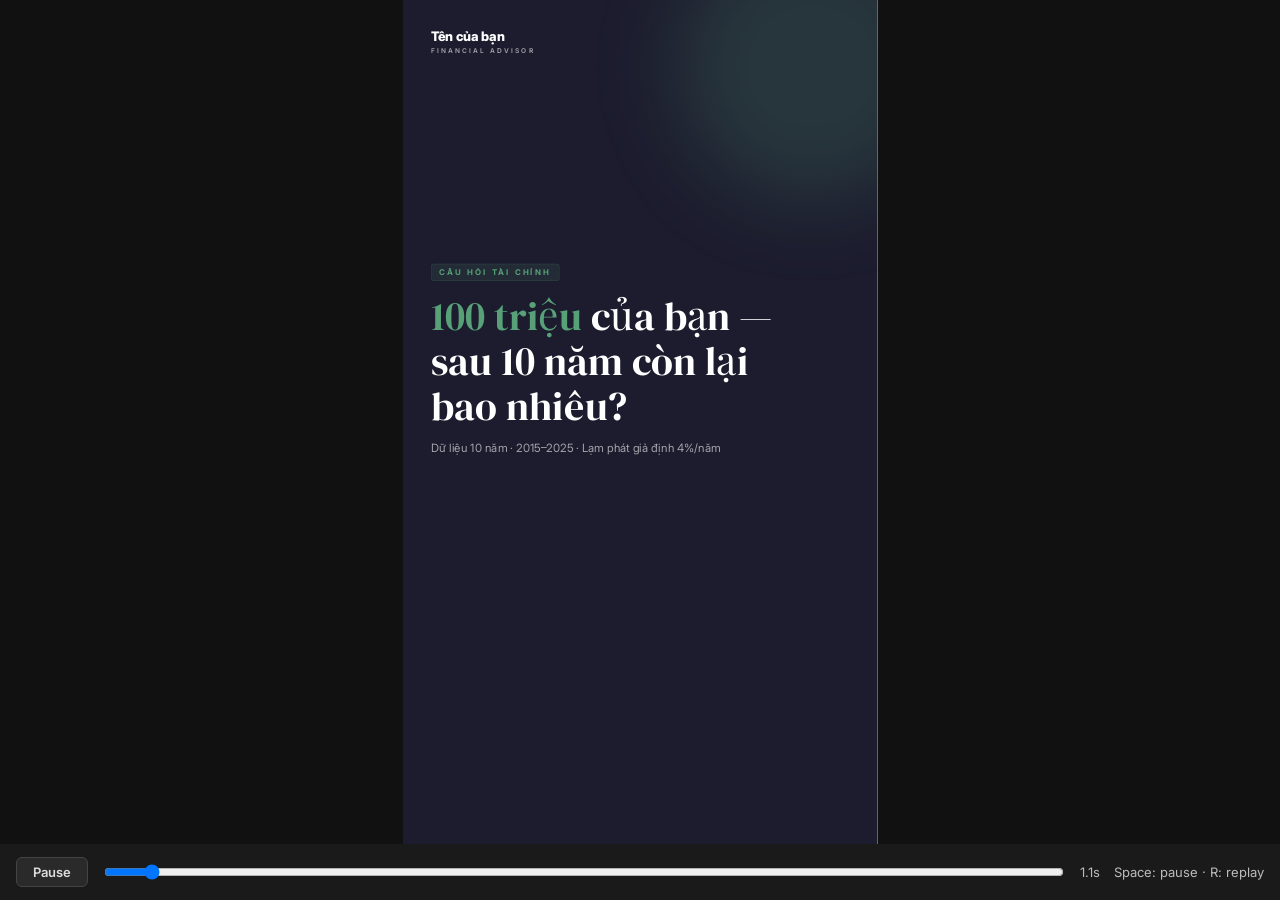
<file: a-bieu-do.html>
<!doctype html>
<html lang="vi">
<head>
<meta charset="utf-8">
<title>Mẫu A — Biểu đồ là sân khấu</title>
<link rel="preconnect" href="https://fonts.googleapis.com">
<link rel="preconnect" href="https://fonts.gstatic.com" crossorigin>
<link href="https://fonts.googleapis.com/css2?family=DM+Serif+Display:ital@0;1&family=Inter:wght@400;500;600;700;800;900&family=Playfair+Display:ital,wght@1,500&display=swap" rel="stylesheet">
<link rel="stylesheet" href="common.css">
<style>
  #brand { left: 64px; top: 64px; }
  #brand .n { font-size: 30px; font-weight: 800; color: var(--white); }
  #brand .r { font-size: 15px; font-weight: 600; letter-spacing: 5px; text-transform: uppercase; color: var(--dm-60); margin-top: 6px; }

  #hook { left: 64px; top: 600px; width: 952px; transform-origin: 0 0; }
  #hook .title { font-family: var(--serif); font-size: 92px; line-height: 1.12; color: var(--white); margin-top: 28px; }
  #hook .title .g { color: var(--green); }
  #hook .meta { font-size: 26px; color: var(--dm-60); margin-top: 28px; }

  .axis { font: 500 21px var(--sans); fill: var(--dm-40); }
  .axis-strong { fill: var(--dm-60); }
  .grid { stroke: var(--dm-10); stroke-width: 1.5; }
  .grid-base { stroke: var(--dm-20); stroke-width: 2; stroke-dasharray: 6 8; }
  .baseline { stroke: var(--dm-20); stroke-width: 2; }
  .ln { fill: none; stroke-width: 7; stroke-linecap: round; stroke-linejoin: round; }
  .ln-stock { stroke: var(--green); }
  .ln-bal { stroke: var(--green); stroke-opacity: 0.6; }
  .ln-bench { stroke: var(--dm-60); stroke-width: 4; stroke-dasharray: 12 10; }
  .ln-neg { stroke: var(--negative); }
  .dot-stock, .dot-bal { fill: var(--green); }
  .dot-bench { fill: var(--dm-80); }
  .dot-neg { fill: var(--negative); }
  .lbl-name { font: 600 23px var(--sans); fill: var(--dm-60); }
  .lbl-val { font: 800 40px var(--sans); fill: var(--white); }
  .lbl-val.on { fill: var(--warm); }
  .badge-bg { fill: var(--green); }
  .badge-tx { font: 800 20px var(--sans); fill: var(--white); }

  .cap {
    left: 70px; width: 940px; top: 1530px; text-align: center;
    font-size: 44px; font-weight: 500; line-height: 1.35; color: var(--white);
  }
  .cap b { font-weight: 800; }

  #hero { left: 64px; top: 300px; width: 952px; }
  #hero .lead { font-size: 38px; color: var(--text-2); line-height: 1.4; }
  #hero .big { font-size: 190px; font-weight: 900; letter-spacing: -6px; line-height: 1; margin-top: 18px; }
  #hero .big small { font-size: 64px; letter-spacing: -1px; font-weight: 800; }
  .cmp { margin-top: 56px; }
  .cmp .row { display: flex; align-items: center; gap: 24px; margin-bottom: 22px; }
  .cmp .nm { flex-shrink: 0; width: 250px; font-size: 26px; font-weight: 600; color: var(--text-2); }
  .cmp .bar { height: 56px; border-radius: 6px; background: var(--green); }
  .cmp .v { font-size: 30px; font-weight: 800; }

  #insight { left: 64px; top: 990px; width: 952px; }
  #insight .body { font-size: 36px; line-height: 1.5; color: var(--text); }
  #insight .body b { font-weight: 800; }
  #insight .closing { font-size: 56px; line-height: 1.25; margin-top: 26px; }
  #source { left: 64px; top: 1600px; width: 952px; }
  #footer { left: 64px; top: 1720px; width: 952px; }
</style>
</head>
<body>
<div class="stage">
  <div class="abs fill grid-light"></div>
  <div id="bgDark" class="abs fill dark-bg"></div>

  <div id="brand" class="abs"><div class="n" data-brand="name"></div><div class="r" data-brand="role"></div></div>

  <div id="hook" class="abs">
    <div class="tag on-dark">Câu hỏi tài chính</div>
    <div class="title"><span class="g">100 triệu</span> của bạn —<br>sau 10 năm còn lại<br>bao nhiêu?</div>
    <div class="meta">Dữ liệu 10 năm · 2015–2025 · Lạm phát giả định 4%/năm</div>
  </div>

  <svg id="chart" class="abs" style="left:0;top:0" width="1080" height="1920" viewBox="0 0 1080 1920"></svg>

  <div id="caps"></div>

  <div id="hero" class="abs">
    <div class="lead">Cùng 100 triệu ban đầu.<br>Sau 10 năm, chênh nhau</div>
    <div class="big warm"><span id="heroNum">0</span> <small>triệu</small></div>
    <div class="cmp">
      <div class="row" id="r1"><div class="nm">Quỹ cổ phiếu</div><div class="bar" id="b1"></div><div class="v">405tr</div></div>
      <div class="row" id="r2"><div class="nm">Tiết kiệm 6%</div><div class="bar" id="b2" style="opacity:.45"></div><div class="v">179tr</div></div>
    </div>
  </div>

  <div id="insight" class="abs insight-box">
    <div class="body">Quỹ cổ phiếu tăng <b class="warm">+305%</b> — nhưng cũng là con đường gập ghềnh nhất. Lợi nhuận cao luôn đi kèm biến động.</div>
    <div class="closing" id="closing">Hiểu rủi ro trước.<br>Chọn quỹ sau.</div>
  </div>

  <div id="source" class="abs source">Nguồn: Hiệu suất tham khảo quỹ mở 2015–2025 · Lãi suất NHNN · Đường đi của quỹ cổ phiếu là minh họa. Số liệu không phải cam kết lợi nhuận.</div>
  <div id="footer" class="abs footer">
    <div class="who"><span data-brand="name"></span> <span>· <span data-brand="contact"></span></span></div>
    <div class="cta">Đặt lịch review kế hoạch</div>
  </div>
</div>

<script src="brand.js"></script>
<script src="common.js"></script>
<script>
const { p, lin, lerp, fade, num } = TH;
const NS = 'http://www.w3.org/2000/svg';
const X0 = 150, X1 = 800, YT = 660, YB = 1400, VMAX = 450;
const xs = (yr) => X0 + (X1 - X0) * yr / 10;
const ys = (v) => YB - (YB - YT) * v / VMAX;
const svg = document.getElementById('chart');
const mk = (tag, attrs, parent = svg) => {
  const e = document.createElementNS(NS, tag);
  for (const k in attrs) e.setAttribute(k, attrs[k]);
  parent.appendChild(e);
  return e;
};

// axes
const gAxes = mk('g', {});
[100, 200, 300, 400].forEach((v) => {
  mk('line', { x1: X0, x2: X1, y1: ys(v), y2: ys(v), class: v === 100 ? 'grid-base' : 'grid' }, gAxes);
  const tx = mk('text', { x: X0 - 18, y: ys(v) + 7, 'text-anchor': 'end', class: 'axis' + (v === 100 ? ' axis-strong' : '') }, gAxes);
  tx.textContent = v + 'tr';
});
mk('line', { x1: X0, x2: X1, y1: YB, y2: YB, class: 'baseline' }, gAxes);
for (let y = 2015; y <= 2025; y += 2) {
  const tx = mk('text', { x: xs(y - 2015), y: YB + 46, 'text-anchor': 'middle', class: 'axis' }, gAxes);
  tx.textContent = y;
}

// series: illustrative constant annual rates that reproduce the poster's 10-year values
const S = [
  { id: 'neg',   name: 'Để yên (sức mua)', f: (y) => 100 / Math.pow(1.04, y), a: 5.0,  b: 7.4,  focus: [5.0, 8.0],  dec: 1 },
  { id: 'bench', name: 'Tiết kiệm 6%',     f: (y) => 100 * Math.pow(1.06, y), a: 8.0,  b: 10.4, focus: [8.0, 11.0], dec: 0 },
  { id: 'bal',   name: 'Quỹ cân bằng',     f: (y) => 100 * Math.pow(1.10, y), a: 11.0, b: 13.4, focus: [11.0, 14.0], dec: 0 },
  { id: 'stock', name: 'Quỹ cổ phiếu',     f: (y) => 100 * Math.pow(1.15, y), a: 14.0, b: 16.2, focus: [14.0, 17.6], dec: 0, wiggle: true },
];
const gLines = mk('g', {});
S.forEach((s) => {
  s.g = mk('g', {}, gLines);
  s.path = mk('path', { class: 'ln ln-' + s.id }, s.g);
  s.dot = mk('circle', { r: 11, class: 'dot-' + s.id }, s.g);
  s.name_ = mk('text', { x: X1 + 26, class: 'lbl-name' }, s.g); s.name_.textContent = s.name;
  s.val = mk('text', { x: X1 + 26, class: 'lbl-val' }, s.g);
});
const stock = S[3];
const badge = mk('g', {}, stock.g);
mk('rect', { x: 0, y: -26, width: 78, height: 34, rx: 6, class: 'badge-bg' }, badge);
const bt = mk('text', { x: 39, y: -2, 'text-anchor': 'middle', class: 'badge-tx' }, badge); bt.textContent = '★ #1';

function value(s, yr, morph) {
  const base = s.f(yr);
  if (!s.wiggle) return base;
  const amp = 0.24 * (1 - morph) * Math.sin(Math.PI * yr / 10);
  return base * (1 + amp * (0.55 * Math.sin(yr * 2.1) + 0.45 * Math.sin(yr * 4.7 + 0.8)));
}

// captions (stand-in for the voice-over)
const CAPS = [
  [3.2, 4.9,  'Cùng một số vốn: 100 triệu.<br>Bốn con đường.'],
  [5.0, 7.9,  'Để yên: lạm phát 4%/năm lấy đi 1/3 sức mua → còn <b class="warm">67,6 triệu</b>.'],
  [8.0, 10.9, 'Gửi tiết kiệm 6%/năm → <b class="warm">179 triệu</b>.<br>Đây là mốc so sánh.'],
  [11.0, 13.9, 'Quỹ cân bằng → <b class="warm">259 triệu</b>.'],
  [14.0, 16.2, 'Quỹ cổ phiếu: con đường gập ghềnh nhất…'],
  [16.3, 18.0, '…nhưng xu hướng 10 năm → <b class="warm">405 triệu</b>.'],
];
const capsEl = document.getElementById('caps');
const capEls = CAPS.map(([, , html]) => {
  const d = document.createElement('div'); d.className = 'abs cap'; d.innerHTML = html; capsEl.appendChild(d); return d;
});

const $ = (id) => document.getElementById(id);
const show = (el, o, dy = 0) => { el.style.opacity = o; el.style.transform = `translateY(${(1 - o) * dy}px)`; };

function render(t) {
  // act 1 (dark, evidence) → act 2 (light, insight)
  const toLight = p(t, 18, 19.4);
  $('bgDark').style.opacity = 1 - toLight;
  $('brand').style.opacity = fade(t, 0, 0.6) * (1 - p(t, 17.6, 18.4));

  // hook: big, then parks at the top as the chart takes the stage
  const k = p(t, 3.0, 4.4);
  const h = $('hook');
  h.style.opacity = fade(t, 0.2, 1.0) * (1 - p(t, 17.6, 18.4));
  h.style.transform = `translateY(${lerp(0, -420, k)}px) scale(${lerp(1, 0.6, k)})`;

  // chart
  svg.style.opacity = p(t, 3.4, 4.6) * (1 - p(t, 17.8, 18.8));
  const morph = p(t, 16.4, 17.5);
  const focused = S.find((s) => t >= s.focus[0] && t < s.focus[1]);
  S.forEach((s) => {
    const pr = p(t, s.a, s.b);
    const visible = t >= s.a;
    s.g.style.display = visible ? '' : 'none';
    if (!visible) return;
    const upto = 10 * pr;
    let d = '';
    for (let yr = 0; yr <= upto + 1e-9; yr += 0.05) d += (d ? 'L' : 'M') + xs(yr).toFixed(1) + ' ' + ys(value(s, yr, morph)).toFixed(1);
    const vEnd = value(s, upto, morph);
    d += 'L' + xs(upto).toFixed(1) + ' ' + ys(vEnd).toFixed(1);
    s.path.setAttribute('d', d);
    s.dot.setAttribute('cx', xs(upto)); s.dot.setAttribute('cy', ys(vEnd));
    s.dot.style.opacity = pr < 1 ? 1 : 0;
    const ly = ys(vEnd);
    s.name_.setAttribute('y', ly - 16);
    s.val.setAttribute('y', ly + 26);
    s.val.textContent = num(vEnd, s.dec) + ' triệu';
    s.val.classList.toggle('on', focused === s);
    s.g.style.opacity = !focused || focused === s ? 1 : 0.28;
  });
  badge.setAttribute('transform', `translate(${X1 + 26} ${ys(stock.f(10)) - 54})`);
  badge.style.opacity = p(t, 16.9, 17.4);

  CAPS.forEach(([a, b], i) => show(capEls[i], fade(t, a, a + 0.35, b - 0.3, b), 16));

  // act 2
  show($('hero'), p(t, 19.0, 19.8), 30);
  $('heroNum').textContent = num(lerp(0, 226, p(t, 19.2, 20.6)));
  $('b1').style.width = 640 * p(t, 19.8, 20.8) + 'px';
  $('b2').style.width = 640 * (179 / 405) * p(t, 20.0, 21.0) + 'px';
  show($('insight'), p(t, 21.0, 21.8), 30);
  $('closing').style.opacity = p(t, 22.0, 22.8);
  show($('source'), p(t, 22.6, 23.2));
  show($('footer'), p(t, 22.8, 23.6), 20);
}

TH.run({ duration: 25, hold: 3, render });
</script>
</body>
</html>
</file>
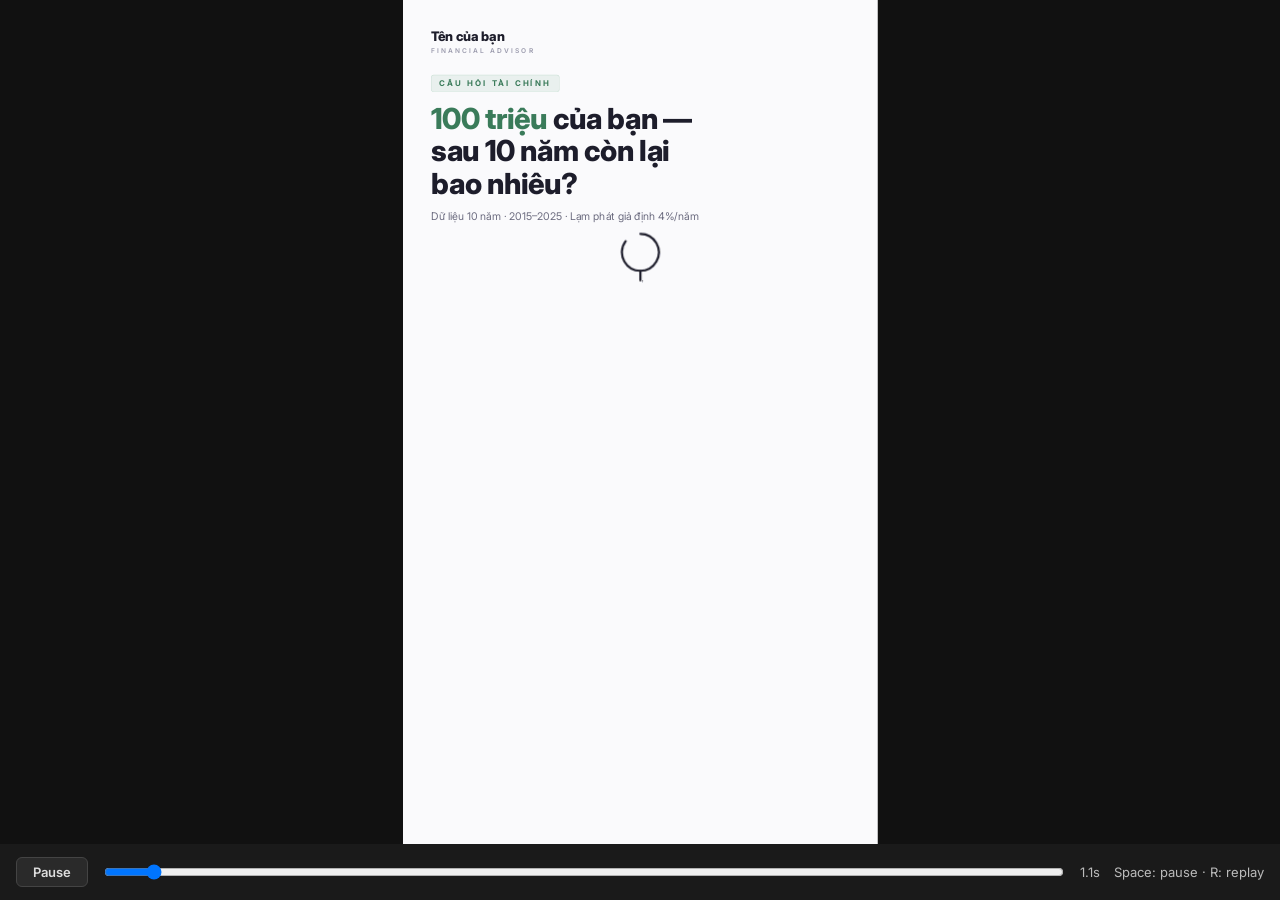
<file: b-co-may.html>
<!doctype html>
<html lang="vi">
<head>
<meta charset="utf-8">
<title>Mẫu B — Cỗ máy nét mảnh</title>
<link rel="preconnect" href="https://fonts.googleapis.com">
<link rel="preconnect" href="https://fonts.gstatic.com" crossorigin>
<link href="https://fonts.googleapis.com/css2?family=DM+Serif+Display:ital@0;1&family=Inter:wght@400;500;600;700;800;900&family=Playfair+Display:ital,wght@1,500&display=swap" rel="stylesheet">
<link rel="stylesheet" href="common.css">
<style>
  #brand { left: 64px; top: 64px; }
  #brand .n { font-size: 30px; font-weight: 800; }
  #brand .r { font-size: 15px; font-weight: 600; letter-spacing: 5px; text-transform: uppercase; color: var(--text-3); margin-top: 6px; }

  #hook { left: 64px; top: 170px; width: 952px; }
  #hook .title { font-size: 66px; font-weight: 800; line-height: 1.12; letter-spacing: -1px; margin-top: 24px; }
  #hook .meta { font-size: 24px; color: var(--text-2); margin-top: 22px; }

  /* line art: one ink, money is the only colour */
  .ink { fill: none; stroke: var(--text); stroke-width: 5; stroke-linecap: round; stroke-linejoin: round; }
  .ink-thin { stroke-width: 3.5; }
  .bill { fill: var(--green); stroke: var(--text); stroke-width: 3.5; }
  .fill-money { fill: var(--green); }
  .fill-neg { fill: var(--negative); }
  .drop { fill: var(--negative); }
  .bench { stroke: var(--text-3); stroke-width: 3; stroke-dasharray: 12 10; fill: none; }
  .tick { font: 600 21px var(--sans); fill: var(--text-3); }
  .bundle-lbl { font: 800 30px var(--sans); fill: var(--text); }
  .bracket { stroke: var(--warm); stroke-width: 5; fill: none; stroke-linecap: round; }
  .badge-bg { fill: var(--green); }
  .badge-tx { font: 800 20px var(--sans); fill: var(--white); }

  .jl { width: 230px; text-align: center; top: 1432px; }
  .jl .nm { font-size: 23px; font-weight: 600; color: var(--text-2); }
  .jl .v { font-size: 38px; font-weight: 800; margin-top: 4px; }

  .cap {
    left: 70px; width: 940px; top: 1565px; text-align: center;
    font-size: 42px; font-weight: 500; line-height: 1.35;
  }
  .cap b { font-weight: 800; }

  #hero { left: 64px; top: 540px; width: 952px; text-align: center; }
  #hero .lead { font-size: 40px; color: var(--text-2); }
  #hero .big { font-size: 170px; font-weight: 900; letter-spacing: -5px; line-height: 1.05; }
  #hero .big small { font-size: 60px; font-weight: 800; letter-spacing: -1px; }

  #closingBox { left: 64px; top: 1555px; width: 952px; text-align: center; }
  #closingBox .closing { font-size: 60px; line-height: 1.2; }
  #source { left: 64px; top: 1690px; width: 952px; text-align: center; }
  #footer { left: 64px; top: 1770px; width: 952px; }
</style>
</head>
<body>
<div class="stage">
  <div class="abs fill grid-light"></div>

  <div id="brand" class="abs"><div class="n" data-brand="name"></div><div class="r" data-brand="role"></div></div>

  <div id="hook" class="abs">
    <div class="tag on-light">Câu hỏi tài chính</div>
    <div class="title"><span class="green-text">100 triệu</span> của bạn —<br>sau 10 năm còn lại<br>bao nhiêu?</div>
    <div class="meta">Dữ liệu 10 năm · 2015–2025 · Lạm phát giả định 4%/năm</div>
  </div>

  <svg class="abs" style="left:0;top:0" width="1080" height="1920" viewBox="0 0 1080 1920">
    <defs>
      <!-- slight wobble so strokes read as hand-drawn -->
      <filter id="hand" x="-5%" y="-5%" width="110%" height="110%">
        <feTurbulence type="fractalNoise" baseFrequency="0.018" numOctaves="2" seed="7"/>
        <feDisplacementMap in="SourceGraphic" scale="5"/>
      </filter>
    </defs>
    <g id="art" filter="url(#hand)"></g>
    <g id="overlay"></g>
  </svg>

  <div id="labels"></div>
  <div id="caps"></div>

  <div id="hero" class="abs">
    <div class="lead">Cùng 100 triệu. Chênh nhau</div>
    <div class="big warm"><span id="heroNum">0</span> <small>triệu</small></div>
  </div>

  <div id="closingBox" class="abs"><div class="closing">Hiểu rủi ro trước. Chọn quỹ sau.</div></div>
  <div id="source" class="abs source">Nguồn: Hiệu suất tham khảo quỹ mở 2015–2025 · Lãi suất NHNN · Số liệu minh họa, không phải cam kết lợi nhuận.</div>
  <div id="footer" class="abs footer">
    <div class="who"><span data-brand="name"></span> <span>· <span data-brand="contact"></span></span></div>
    <div class="cta">Đặt lịch review kế hoạch</div>
  </div>
</div>

<script src="brand.js"></script>
<script src="common.js"></script>
<script>
const { p, lin, lerp, fade, num } = TH;
const NS = 'http://www.w3.org/2000/svg';
const art = document.getElementById('art');
const overlay = document.getElementById('overlay');
const mk = (tag, attrs, parent = art) => {
  const e = document.createElementNS(NS, tag);
  for (const k in attrs) e.setAttribute(k, attrs[k]);
  parent.appendChild(e);
  return e;
};
// a stroke that can be drawn on: dashoffset 1 → 0
const stroke = (d, cls = 'ink', parent = art) => {
  const e = mk('path', { d, class: cls, pathLength: 1 }, parent);
  e.style.strokeDasharray = 1;
  return e;
};
const draw = (e, k) => { e.style.strokeDashoffset = 1 - k; };

// --- stick figure holding 100 triệu ---
const FX = 540;
const fig = mk('g', {});
const figParts = [
  stroke(`M ${FX} 532 a 42 42 0 1 1 -0.1 0`, 'ink', fig),          // head
  stroke(`M ${FX} 616 L ${FX} 800`, 'ink', fig),                       // body
  stroke(`M ${FX} 800 L ${FX - 52} 920 M ${FX} 800 L ${FX + 52} 920`, 'ink', fig),
  stroke(`M ${FX} 660 L ${FX - 70} 745`, 'ink', fig),                  // left arm
  stroke(`M ${FX} 660 L ${FX + 88} 700`, 'ink', fig),                  // right arm, holding
];
const bundle = mk('g', {}, fig);
[[0, 0], [8, -16], [16, -32]].forEach(([dx, dy]) => mk('rect', { x: FX + 70 + dx, y: 690 + dy, width: 130, height: 56, rx: 6, class: 'bill' }, bundle));
const bl = mk('text', { x: FX + 150, y: 630, 'text-anchor': 'middle', class: 'bundle-lbl' }, bundle); bl.textContent = '100 triệu';

// --- four jars: same start, four paths ---
const JW = 190, JTOP = 1060, JBOT = 1410, VMAX = 450;
const ys = (v) => JBOT - (JBOT - JTOP) * v / VMAX;
const J = [
  { name: 'Để yên',       x: 85,  end: 100 / Math.pow(1.04, 10), a: 6.0,  b: 8.8,  dec: 1 },
  { name: 'Tiết kiệm 6%', x: 335, end: 100 * Math.pow(1.06, 10), a: 9.0,  b: 10.6, dec: 0 },
  { name: 'Quỹ cân bằng', x: 585, end: 100 * Math.pow(1.10, 10), a: 12.0, b: 13.8, dec: 0 },
  { name: 'Quỹ cổ phiếu', x: 835, end: 100 * Math.pow(1.15, 10), a: 15.0, b: 17.0, dec: 0 },
];
const shades = [1, 0.45, 0.7, 1];
const labelsEl = document.getElementById('labels');
J.forEach((j, i) => {
  const x = j.x, r = 34;
  const clip = mk('clipPath', { id: 'jar' + i }, art);
  mk('path', { d: `M ${x} ${JTOP} L ${x} ${JBOT - r} Q ${x} ${JBOT} ${x + r} ${JBOT} L ${x + JW - r} ${JBOT} Q ${x + JW} ${JBOT} ${x + JW} ${JBOT - r} L ${x + JW} ${JTOP} Z` }, clip);
  j.fill = mk('path', { 'clip-path': `url(#jar${i})`, class: 'fill-money' });
  j.outline = stroke(`M ${x} ${JTOP} L ${x} ${JBOT - r} Q ${x} ${JBOT} ${x + r} ${JBOT} L ${x + JW - r} ${JBOT} Q ${x + JW} ${JBOT} ${x + JW} ${JBOT - r} L ${x + JW} ${JTOP}`);
  j.rim = stroke(`M ${x - 14} ${JTOP} L ${x + JW + 14} ${JTOP}`);
  const lab = document.createElement('div');
  lab.className = 'abs jl';
  lab.style.left = x + JW / 2 - 115 + 'px';
  lab.innerHTML = `<div class="nm">${j.name}</div><div class="v"></div>`;
  labelsEl.appendChild(lab);
  j.lab = lab; j.v = lab.querySelector('.v');
  // bill that flies from the bundle into this jar
  j.bill = mk('rect', { width: 76, height: 38, rx: 5, class: 'bill' }, overlay);
});
// leak in the idle-cash jar: inflation drains it
const crack = stroke(`M ${85 + JW - 46} ${JBOT - 4} l 8 -14 l 8 12 l 8 -12`, 'ink ink-thin');
const drops = [0, 1, 2, 3, 4].map(() => mk('circle', { r: 7, class: 'drop' }, overlay));
// benchmark: bank savings level across all jars
const bench = mk('path', { d: `M 60 ${ys(J[1].end)} L 1050 ${ys(J[1].end)}`, class: 'bench' }, overlay);
const benchLbl = mk('text', { x: 14, y: ys(J[1].end) + 7, class: 'tick' }, overlay); benchLbl.textContent = '179tr';
// gap bracket: stock fund vs bank savings
const bracket = stroke(`M 1046 ${ys(J[1].end)} L 1046 ${ys(J[3].end)} M 1034 ${ys(J[1].end)} L 1058 ${ys(J[1].end)} M 1034 ${ys(J[3].end)} L 1058 ${ys(J[3].end)}`, 'bracket', overlay);
const badge = mk('g', {}, overlay);
mk('rect', { x: J[3].x + JW / 2 - 40, y: JTOP - 62, width: 80, height: 36, rx: 6, class: 'badge-bg' }, badge);
const bt = mk('text', { x: J[3].x + JW / 2, y: JTOP - 36, 'text-anchor': 'middle', class: 'badge-tx' }, badge); bt.textContent = '★ #1';

function fillPath(j, v, wave, t) {
  const y = ys(v), x0 = j.x - 2, x1 = j.x + JW + 2;
  let d = `M ${x0} ${JBOT + 2}`;
  for (let x = x0; x <= x1; x += 8) d += ` L ${x} ${(y + wave * Math.sin((x - x0) / 26 + t * 9)).toFixed(1)}`;
  return d + ` L ${x1} ${JBOT + 2} Z`;
}

const CAPS = [
  [3.0, 5.9,  'Cùng 100 triệu. Bốn con đường.'],
  [6.0, 8.9,  'Để yên: lạm phát 4%/năm âm thầm rút đi 1/3 sức mua → còn <b class="warm">67,6 triệu</b>.'],
  [9.0, 11.9, 'Gửi tiết kiệm 6%/năm → <b class="warm">179 triệu</b>. Đây là mốc so sánh.'],
  [12.0, 14.9, 'Quỹ cân bằng → <b class="warm">259 triệu</b>.'],
  [15.0, 18.0, 'Quỹ cổ phiếu: lắc mạnh nhất, nhưng 10 năm → <b class="warm">405 triệu</b>.'],
  [18.2, 20.4, 'Khoảng chênh đó là phần thưởng cho việc chịu được biến động.'],
];
const capsEl = document.getElementById('caps');
const capEls = CAPS.map(([, , html]) => {
  const d = document.createElement('div'); d.className = 'abs cap'; d.innerHTML = html; capsEl.appendChild(d); return d;
});

const $ = (id) => document.getElementById(id);
const show = (el, o, dy = 0) => { el.style.opacity = o; el.style.transform = `translateY(${(1 - o) * dy}px)`; };

function render(t) {
  show($('brand'), p(t, 0, 0.6));
  show($('hook'), p(t, 0.2, 1.0), 20);

  // figure draws itself, hands over the money, then makes room for the insight
  figParts.forEach((e, i) => draw(e, p(t, 0.6 + i * 0.25, 1.3 + i * 0.25)));
  bundle.style.opacity = p(t, 1.8, 2.3) * (1 - p(t, 3.4, 4.6));
  fig.style.opacity = 1 - p(t, 17.6, 18.3);

  // jars draw on, bills fly in, everyone starts at 100
  J.forEach((j, i) => {
    draw(j.outline, p(t, 2.4 + i * 0.15, 3.3 + i * 0.15));
    draw(j.rim, p(t, 2.9 + i * 0.15, 3.4 + i * 0.15));
    const a = 3.4 + i * 0.25, k = p(t, a, a + 0.9);
    const bx = lerp(FX + 90, j.x + JW / 2 - 38, k), by = lerp(680, JTOP + 10, k) - Math.sin(Math.PI * k) * 140;
    j.bill.setAttribute('x', bx); j.bill.setAttribute('y', by);
    j.bill.style.opacity = t > a && k < 1 ? 1 : 0;

    const start = 100 * p(t, a + 0.8, a + 1.4);
    const grow = p(t, j.a, j.b);
    const v = lerp(start, j.end, grow);
    const settle = i === 3 ? 26 * (1 - lin(t, j.a, j.b + 0.8)) * (t > j.a ? 1 : 0) : 0;
    j.fill.setAttribute('d', fillPath(j, v, settle, t));
    j.fill.setAttribute('class', i === 0 && t > 6.0 ? 'fill-neg' : 'fill-money');
    j.fill.style.opacity = t < j.a ? 0.35 : lerp(0.35, shades[i], p(t, j.a, j.a + 0.6));
    show(j.lab, p(t, 2.9 + i * 0.15, 3.5 + i * 0.15));
    j.v.textContent = start > 0.5 ? num(v, t > j.a ? j.dec : 0) + 'tr' : '';
  });

  // inflation leak
  draw(crack, p(t, 5.8, 6.3));
  drops.forEach((d, i) => {
    const ph = ((t - 6) * 1.5 + i / 5) % 1;
    const on = t > 6.1 && t < 9.0;
    d.setAttribute('cx', 85 + JW - 32);
    d.setAttribute('cy', JBOT + 6 + ph * 90);
    d.style.opacity = on ? 1 - ph : 0;
  });

  bench.style.opacity = p(t, 10.4, 11.2);
  benchLbl.style.opacity = p(t, 10.8, 11.4);
  badge.style.opacity = p(t, 17.0, 17.5);
  draw(bracket, p(t, 18.2, 19.2));

  CAPS.forEach(([a, b], i) => show(capEls[i], fade(t, a, a + 0.35, b - 0.3, b), 14));

  show($('hook'), p(t, 0.2, 1.0), 20);
  show($('hero'), p(t, 18.4, 19.2), 24);
  $('heroNum').textContent = num(lerp(0, 226, p(t, 18.5, 19.9)));
  show($('closingBox'), p(t, 20.6, 21.6), 16);
  show($('source'), p(t, 21.6, 22.2));
  show($('footer'), p(t, 21.8, 22.6), 16);
}

TH.run({ duration: 24, hold: 3, render });
</script>
</body>
</html>
</file>
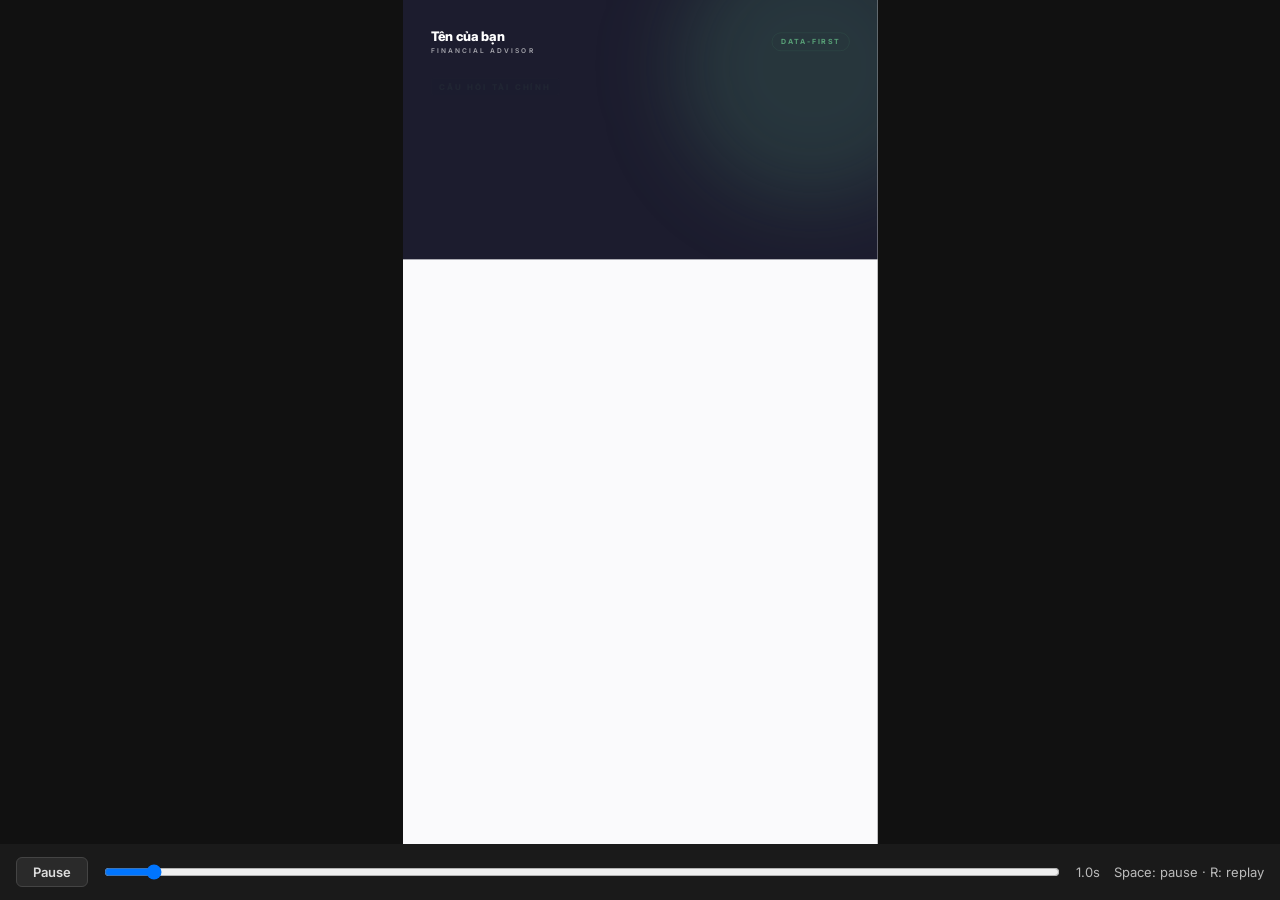
<file: c-poster-dong.html>
<!doctype html>
<html lang="vi">
<head>
<meta charset="utf-8">
<title>Mẫu C — Poster động</title>
<link rel="preconnect" href="https://fonts.googleapis.com">
<link rel="preconnect" href="https://fonts.gstatic.com" crossorigin>
<link href="https://fonts.googleapis.com/css2?family=DM+Serif+Display:ital@0;1&family=Inter:wght@400;500;600;700;800;900&family=Playfair+Display:ital,wght@1,500&display=swap" rel="stylesheet">
<link rel="stylesheet" href="common.css">
<style>
  /* brand layout DNA: dark header → green hero band → light content → footer */
  #header { left: 0; top: 0; width: 1080px; height: 590px; padding: 64px 64px 0; }
  #header > * { position: relative; z-index: 1; }
  .brandrow { display: flex; justify-content: space-between; align-items: center; }
  .brandrow .n { font-size: 30px; font-weight: 800; color: var(--white); }
  .brandrow .r { font-size: 15px; font-weight: 600; letter-spacing: 5px; text-transform: uppercase; color: var(--dm-60); margin-top: 6px; }
  .brandrow .pill { font-size: 16px; font-weight: 700; letter-spacing: 4px; color: var(--green); border: 1px solid var(--green-mid); border-radius: 30px; padding: 10px 20px; }
  #tag { margin-top: 44px; }
  #title { font-family: var(--serif); font-size: 64px; line-height: 1.14; color: var(--white); margin-top: 24px; }
  #title .w { display: inline-block; white-space: pre; }
  #title .g { color: var(--green); }
  #meta { display: flex; gap: 48px; margin-top: 34px; padding-top: 24px; border-top: 1px solid var(--dm-10); }
  #meta .k { font-size: 15px; font-weight: 700; letter-spacing: 3px; color: var(--dm-40); text-transform: uppercase; }
  #meta .v { font-size: 22px; font-weight: 600; color: var(--dm-80); margin-top: 6px; }

  #band { left: 0; top: 590px; width: 1080px; height: 150px; background: var(--green); transform-origin: 0 50%;
          display: flex; align-items: center; gap: 36px; padding: 0 64px; }
  #band .hn { font-size: 84px; font-weight: 900; color: var(--white); letter-spacing: -2px; white-space: nowrap; }
  #band .hn small { font-size: 38px; font-weight: 800; }
  #band .dv { width: 1px; height: 84px; background: rgba(255,255,255,0.3); }
  #band .hd { font-size: 26px; line-height: 1.4; color: var(--white); font-weight: 500; }

  #content { left: 64px; top: 790px; width: 952px; }
  .sec { font-size: 17px; font-weight: 700; letter-spacing: 5px; color: var(--text-3); text-transform: uppercase; }
  .benchcap { font-size: 21px; color: var(--text-2); margin-top: 14px; }
  .bars { position: relative; margin-top: 28px; }
  .row { position: relative; display: flex; align-items: center; height: 64px; margin-bottom: 26px; }
  .row .nm { width: 290px; flex-shrink: 0; font-size: 27px; font-weight: 600; color: var(--text); display: flex; align-items: center; gap: 12px; }
  .row .nm.neg { color: var(--negative); }
  .track { position: relative; flex: 1; height: 64px; background: var(--border); border-radius: 8px; opacity: 0.6; }
  .bar { position: absolute; left: 290px; height: 64px; border-radius: 8px; background: var(--green);
         display: flex; align-items: center; justify-content: flex-end; padding-right: 18px;
         font-size: 26px; font-weight: 800; color: var(--white); white-space: nowrap; }
  .bar.neg { background: var(--negative); justify-content: flex-start; }
  .bar.neg span { position: absolute; left: calc(100% + 16px); color: var(--negative); }
  #benchLine { position: absolute; top: -10px; width: 0; height: 356px; border-left: 2px dashed rgba(0,0,0,0.22); }
  .foot { font-size: 19px; color: var(--text-3); margin-top: -8px; }

  #stats { left: 64px; top: 1300px; width: 952px; display: flex; gap: 20px; }
  .stat { flex: 1; background: var(--card); border: 1px solid var(--border); border-radius: 16px; padding: 24px 26px; }
  .stat .sn { font-size: 54px; font-weight: 900; color: var(--warm); letter-spacing: -1px; }
  .stat .sl { font-size: 21px; color: var(--text-2); line-height: 1.4; margin-top: 6px; }

  #insight { left: 64px; top: 1502px; width: 952px; padding: 30px 36px; }
  #insight .body { font-size: 29px; line-height: 1.5; color: var(--text); }
  #insight .body b { font-weight: 800; }
  #insight .closing { font-size: 44px; line-height: 1.25; margin-top: 14px; }
  #source { left: 64px; top: 1734px; width: 952px; font-size: 18px; }
  #footer { left: 64px; top: 1800px; width: 952px; }
</style>
</head>
<body>
<div class="stage">
  <div class="abs fill grid-light"></div>

  <div id="header" class="abs dark-bg">
    <div class="brandrow" id="brandrow">
      <div><div class="n" data-brand="name"></div><div class="r" data-brand="role"></div></div>
      <div class="pill" data-brand="tagline"></div>
    </div>
    <div id="tag" class="tag on-dark">Câu hỏi tài chính</div>
    <div id="title"></div>
    <div id="meta">
      <div><div class="k">Dữ liệu</div><div class="v">10 năm · 2015–2025</div></div>
      <div><div class="k">Lạm phát</div><div class="v">4%/năm (giả định)</div></div>
      <div><div class="k">Vốn ban đầu</div><div class="v">100 triệu</div></div>
    </div>
  </div>

  <div id="band" class="abs">
    <div class="hn"><span id="hn">0</span> <small>triệu</small></div>
    <div class="dv"></div>
    <div class="hd" id="hd">Chênh lệch sau 10 năm giữa quỹ cổ phiếu<br>và tiết kiệm ngân hàng — từ cùng 100 triệu</div>
  </div>

  <div id="content" class="abs">
    <div class="sec" id="sec">Giá trị sau 10 năm (triệu đồng)</div>
    <div class="benchcap" id="benchcap">- - - Mốc so sánh: tiết kiệm ngân hàng 6%/năm → 179 triệu</div>
    <div class="bars" id="bars"><div id="benchLine"></div></div>
    <div class="foot" id="foot">Để tiền mặt không đầu tư: lạm phát 4%/năm làm mất 32,4% sức mua sau 10 năm.</div>
  </div>

  <div id="stats" class="abs">
    <div class="stat"><div class="sn" data-to="305" data-pre="+" data-suf="%">0</div><div class="sl">Quỹ cổ phiếu<br>tăng trưởng 10 năm</div></div>
    <div class="stat"><div class="sn" data-to="79" data-pre="+" data-suf="%">0</div><div class="sl">Tiết kiệm ngân hàng<br>cùng kỳ</div></div>
    <div class="stat"><div class="sn" data-to="32.4" data-pre="−" data-suf="%" data-dec="1">0</div><div class="sl">Sức mua nếu<br>để yên</div></div>
  </div>

  <div id="insight" class="abs insight-box">
    <div class="body">Quỹ cổ phiếu tăng <b class="warm">+305%</b> — gấp gần 4 lần tiết kiệm, nhưng biến động mạnh nhất trên đường đi.</div>
    <div class="closing" id="closing">Hiểu rủi ro trước. Chọn quỹ sau.</div>
  </div>

  <div id="source" class="abs source">Nguồn: Hiệu suất tham khảo quỹ mở 2015–2025 · Lãi suất NHNN · Số liệu minh họa, không phải cam kết lợi nhuận.</div>
  <div id="footer" class="abs footer">
    <div class="who"><span data-brand="name"></span> <span>· <span data-brand="contact"></span></span></div>
    <div class="cta">Đặt lịch review kế hoạch</div>
  </div>
</div>

<script src="brand.js"></script>
<script src="common.js"></script>
<script>
const { p, lerp, fade, num } = TH;
const $ = (id) => document.getElementById(id);
const show = (el, o, dy = 0) => { el.style.opacity = o; el.style.transform = `translateY(${(1 - o) * dy}px)`; };

// title revealed word by word
const words = [['100', 'g'], ['triệu', 'g'], ['của'], ['bạn'], ['—'], ['\n'], ['sau'], ['10'], ['năm'], ['thực'], ['sự'], ['\n'], ['còn'], ['lại'], ['bao'], ['nhiêu?']];
const wEls = [];
words.forEach(([w, cls]) => {
  if (w === '\n') { $('title').appendChild(document.createElement('br')); return; }
  const s = document.createElement('span');
  s.className = 'w' + (cls ? ' ' + cls : '');
  s.textContent = w + ' ';
  $('title').appendChild(s);
  wEls.push(s);
});

// bars: monochrome green by opacity, one negative; revealed bottom-up as the story is told
const TRACK = 952 - 290, VMAX = 450;
const B = [
  { name: 'Quỹ cổ phiếu', v: 405, op: 1.0, a: 13.0, badge: true },
  { name: 'Quỹ cân bằng', v: 259, op: 0.7, a: 11.6 },
  { name: 'Tiết kiệm NH', v: 179, op: 0.45, a: 10.2 },
  { name: 'Để yên (sức mua)', v: 67.6, neg: true, a: 8.8, dec: 1 },
];
B.forEach((b) => {
  const row = document.createElement('div');
  row.className = 'row';
  row.innerHTML = `<div class="nm${b.neg ? ' neg' : ''}">${b.name}${b.badge ? ' <span class="badge">★ #1</span>' : ''}</div><div class="track"></div><div class="bar${b.neg ? ' neg' : ''}"><span></span></div>`;
  $('bars').appendChild(row);
  b.row = row; b.bar = row.querySelector('.bar'); b.lbl = row.querySelector('.bar span');
  b.badgeEl = row.querySelector('.badge');
  if (!b.neg) b.bar.style.opacity = b.op;
});
$('benchLine').style.left = 290 + TRACK * 179 / VMAX + 'px';
const stats = [...document.querySelectorAll('.stat')];

function render(t) {
  show($('header'), p(t, 0, 0.8));
  show($('brandrow'), p(t, 0.4, 1.0), 10);
  show($('tag'), p(t, 0.9, 1.4), 10);
  wEls.forEach((w, i) => show(w, p(t, 1.3 + i * 0.16, 1.8 + i * 0.16), 24));
  show($('meta'), p(t, 4.2, 4.9), 12);

  const band = p(t, 5.2, 6.0);
  $('band').style.transform = `scaleX(${band})`;
  $('hn').textContent = num(lerp(0, 226, p(t, 5.8, 7.2)));
  show($('hd'), p(t, 6.2, 6.9));

  show($('sec'), p(t, 7.5, 8.1), 10);
  show($('benchcap'), p(t, 10.2, 10.8), 10);
  B.forEach((b) => {
    const k = p(t, b.a, b.a + 1.3);
    b.row.style.opacity = p(t, b.a - 0.4, b.a);
    b.bar.style.width = Math.max(0.001, TRACK * b.v / VMAX * k) + 'px';
    b.lbl.style.opacity = b.neg ? 1 : p(t, b.a + 0.6, b.a + 1.0);
    b.lbl.textContent = k > 0.02 ? num(b.v * k, b.dec || 0) + ' triệu' : '';
    if (b.badgeEl) b.badgeEl.style.opacity = p(t, 14.4, 14.9);
  });
  $('benchLine').style.opacity = p(t, 10.6, 11.2);
  show($('foot'), p(t, 9.8, 10.4));

  stats.forEach((s, i) => {
    const a = 15.2 + i * 0.4;
    show(s, p(t, a, a + 0.6), 20);
    const sn = s.querySelector('.sn');
    const v = +sn.dataset.to * p(t, a, a + 1.2);
    sn.textContent = sn.dataset.pre + num(v, +(sn.dataset.dec || 0)) + sn.dataset.suf;
  });

  show($('insight'), p(t, 17.6, 18.4), 20);
  $('closing').style.opacity = p(t, 19.0, 19.8);
  show($('source'), p(t, 20.2, 20.8));
  show($('footer'), p(t, 20.4, 21.2), 16);
}

TH.run({ duration: 23, hold: 3, render });
</script>
</body>
</html>
</file>
<file: common.css>
/* Brand colour tokens — the only place colours are defined */
:root {
  --bg: #FAFAFC;
  --card: #FFFFFF;
  --border: #E8E8EF;
  --green: #58A077;
  --green-text: #3A7B5A;
  --green-soft: rgba(88,160,119,0.10);
  --green-mid: rgba(88,160,119,0.25);
  --warm: #E8B84D;
  --warm-soft: rgba(232,184,77,0.10);
  --negative: #E07A8E;
  --text: #1D1D2B;
  --text-2: #6B6B7F;
  --text-3: #9B9BAD;
  --charcoal: #1C1C2E;
  --charcoal-soft: #252540;
  --dm-80: rgba(255,255,255,0.80);
  --dm-60: rgba(255,255,255,0.60);
  --dm-40: rgba(255,255,255,0.40);
  --dm-20: rgba(255,255,255,0.20);
  --dm-10: rgba(255,255,255,0.10);
  --white: #FFFFFF;

  /* DM Serif Display has no Vietnamese glyphs; Playfair Display fills the gaps */
  --serif: 'DM Serif Display', 'Playfair Display', serif;
  --sans: 'Inter', sans-serif;
}

* { box-sizing: border-box; }
html, body { margin: 0; height: 100%; background: #111; overflow: hidden; font-family: var(--sans); }

.stage {
  position: absolute;
  width: 1080px; height: 1920px;
  transform-origin: 0 0;
  overflow: hidden;
  background: var(--bg);
  color: var(--text);
}
.abs { position: absolute; }
.fill { inset: 0; }

/* light texture: subtle geometric grid (DNA #6) */
.grid-light {
  background-image:
    linear-gradient(rgba(88,160,119,0.05) 1px, transparent 1px),
    linear-gradient(90deg, rgba(88,160,119,0.05) 1px, transparent 1px);
  background-size: 80px 80px;
}
.dark-bg { background: var(--charcoal); overflow: hidden; }
.dark-bg::before {
  content: ''; position: absolute; top: -160px; right: -160px;
  width: 620px; height: 620px; border-radius: 50%;
  background: rgba(88,160,119,0.20); filter: blur(90px);
}
.dark-bg::after {
  content: ''; position: absolute; inset: 0;
  background-image:
    linear-gradient(rgba(255,255,255,0.03) 1px, transparent 1px),
    linear-gradient(90deg, rgba(255,255,255,0.03) 1px, transparent 1px);
  background-size: 80px 80px;
}

.tag {
  display: inline-block;
  font-size: 18px; font-weight: 700; letter-spacing: 5px; text-transform: uppercase;
  padding: 8px 18px; border-radius: 6px;
}
.tag.on-dark { color: var(--green); background: rgba(88,160,119,0.12); border: 1px solid var(--green-mid); }
.tag.on-light { color: var(--green-text); background: var(--green-soft); border: 1px solid var(--green-mid); }

.closing { font-family: var(--serif); font-style: italic; font-weight: 400; color: var(--green-text); }
.warm { color: var(--warm); }
.green-text { color: var(--green-text); }

.insight-box {
  background: var(--green-soft);
  border-left: 4px solid var(--green);
  border-radius: 0 16px 16px 0;
  padding: 36px 40px;
}
.source { font-size: 20px; color: var(--text-3); line-height: 1.5; }

.footer {
  border-top: 1px solid var(--border);
  display: flex; align-items: center; justify-content: space-between;
  padding-top: 28px;
}
.footer .who { font-size: 30px; font-weight: 800; color: var(--text); }
.footer .who span { font-weight: 500; color: var(--text-2); font-size: 24px; }
.cta {
  font-size: 20px; font-weight: 700; letter-spacing: 2px; text-transform: uppercase;
  color: var(--green-text); border: 1.5px solid var(--green-mid);
  padding: 14px 20px; border-radius: 10px;
}

.badge {
  display: inline-block; background: var(--green); color: var(--white);
  font-size: 20px; font-weight: 800; padding: 4px 12px; border-radius: 6px;
}

/* review controls (outside the stage, not part of the video) */
.th-controls {
  position: fixed; left: 0; right: 0; bottom: 0; height: 56px;
  display: flex; align-items: center; gap: 14px; padding: 0 16px;
  background: #1a1a1a; color: #bbb; font: 13px var(--sans);
}
.th-controls input { flex: 1; }
.th-controls button {
  background: #2a2a2a; color: #ddd; border: 1px solid #444; border-radius: 6px;
  padding: 6px 14px; font: 600 13px var(--sans); cursor: pointer; min-width: 72px;
}
</file>
